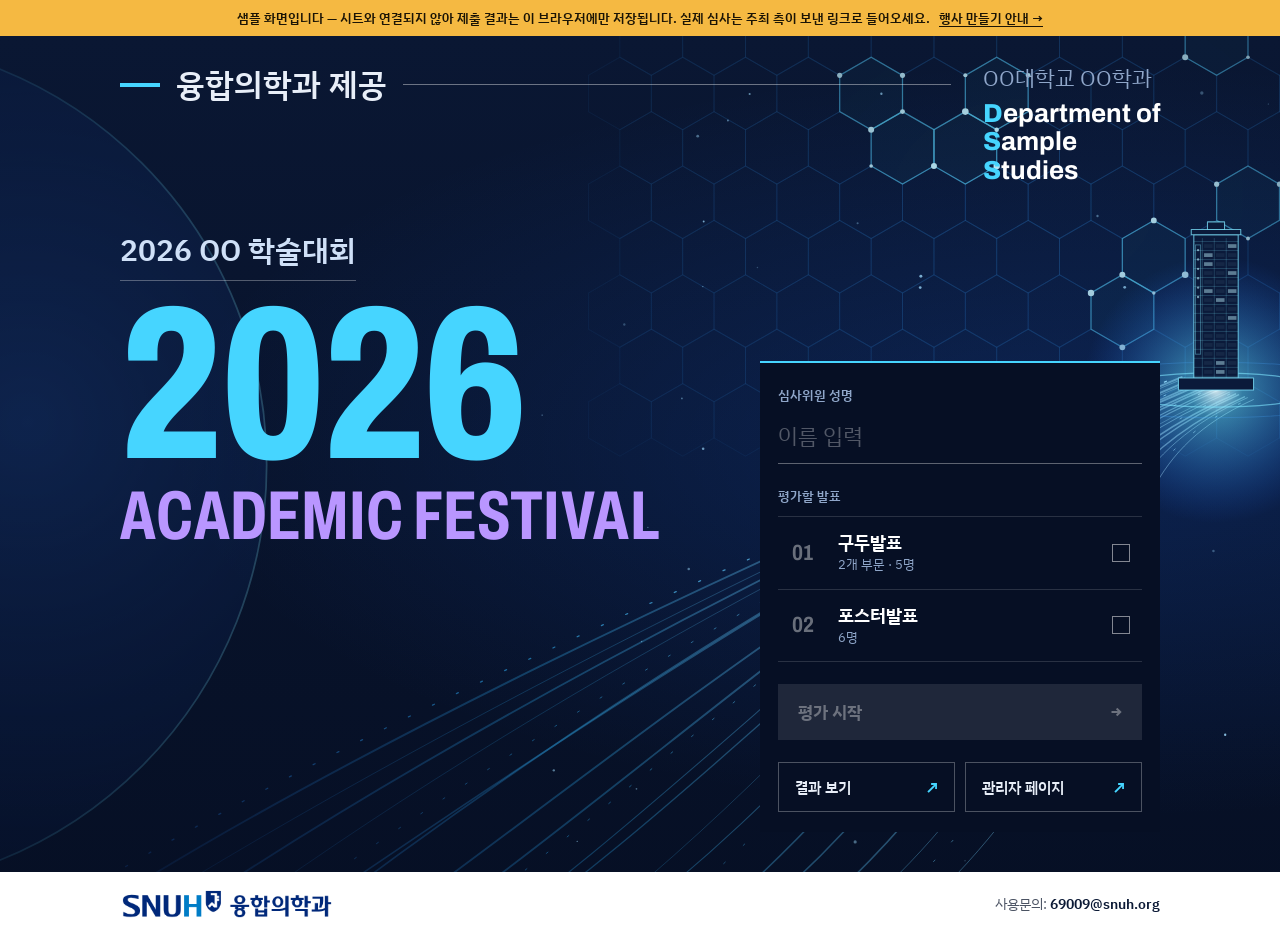
<file: index.html>
<!doctype html>
<html lang="ko">
<head>
  <meta charset="utf-8">
  <meta name="viewport" content="width=device-width, initial-scale=1, viewport-fit=cover">
  <meta name="robots" content="noindex">
  <meta name="theme-color" content="#0a1733">
  <title>발표 심사 평가</title>
  <link rel="preconnect" href="https://fonts.googleapis.com">
  <link rel="preconnect" href="https://fonts.gstatic.com" crossorigin>
  <link rel="stylesheet" href="https://fonts.googleapis.com/css2?family=Archivo:wdth,wght@62..125,500..900&family=IBM+Plex+Mono:wght@400;500;600&family=IBM+Plex+Sans+KR:wght@400;500;600;700&display=swap">
  <link rel="stylesheet" href="assets/style.css?v=4">
</head>
<body class="is-stage">
  <div class="demo-banner" id="demo-banner" hidden>
    샘플 화면입니다 — 시트와 연결되지 않아 제출 결과는 이 브라우저에만 저장됩니다. 실제 심사는 주최 측이 보낸 링크로 들어오세요.
    <a href="guide.html">행사 만들기 안내 →</a>
  </div>

  <!-- 1. 첫 화면: 심사위원 이름 + 발표 유형 선택 -->
  <section class="stage stage--start" id="screen-start">
    <div class="stage__art" data-hero-art></div>

    <div class="stage__inner">
      <header class="masthead">
        <p class="masthead__tagline masthead__credit">융합의학과 제공</p>
        <p class="masthead__org">
          <span data-bind="hero-org"></span>
          <span class="masthead__org-en" data-bind="hero-org-en"></span>
        </p>
      </header>

      <div class="title-block">
        <p class="title-block__event" data-bind="event-title"></p>
        <h1 class="title-block__display">
          <span class="title-block__main" data-bind="hero-display"></span>
          <span class="title-block__sub" data-bind="hero-display-sub"></span>
        </h1>
      </div>

      <form class="entry" id="start-form" data-state="loading" novalidate>
        <div class="entry__boot" id="boot-status" role="status">행사 정보를 불러오는 중…</div>

        <label class="entry__field">
          <span class="entry__label">심사위원 성명</span>
          <input class="entry__input" id="judge-name" type="text" autocomplete="name" maxlength="30" placeholder="이름 입력" required>
        </label>

        <div class="entry__field" role="radiogroup" aria-labelledby="type-label">
          <span class="entry__label" id="type-label">평가할 발표</span>
          <div class="type-list" id="type-choices"></div>
        </div>

        <p class="entry__notice" id="boot-notice" hidden>인터넷 연결이 불안정해서 이 기기에 저장된 행사 정보로 보여 드립니다. 평가는 이어서 할 수 있고, 제출은 연결된 뒤에 해 주세요.</p>
        <p class="entry__notice" id="start-notice" hidden></p>

        <button class="go" id="start-btn" type="submit" disabled>
          <span>평가 시작</span><span class="go__arrow" aria-hidden="true">→</span>
        </button>
        <div class="entry__links">
          <button class="ghost-btn ghost-btn--split" id="results-open" type="button" aria-haspopup="dialog">
            <span>결과 보기</span><span class="go__arrow" aria-hidden="true">↗</span>
          </button>
          <a class="ghost-btn ghost-btn--split" id="sheet-open" href="#" target="_blank" rel="noopener" hidden>
            <span>관리자 페이지</span><span class="go__arrow" aria-hidden="true">↗</span>
          </a>
        </div>
      </form>
    </div>

    <footer class="site-foot">
      <div class="site-foot__inner">
        <img class="site-foot__logo" src="assets/snuh-dtm-logo.png?v=4" alt="SNUH 융합의학과" width="308" height="46">
        <p class="site-foot__contact">사용문의: <a href="mailto:69009@snuh.org">69009@snuh.org</a></p>
      </div>
    </footer>
  </section>

  <!-- 2. 평가 화면 (심사표) -->
  <section class="sheet" id="screen-eval" hidden>
    <header class="sheet-head">
      <div class="sheet-head__bar">
        <div class="sheet-head__id">
          <p class="sheet-head__kind" id="eval-title"></p>
          <p class="sheet-head__judge" id="eval-judge"></p>
        </div>
        <p class="sheet-head__count" id="progress-text" aria-live="polite"></p>
        <button class="sheet-head__home" type="button" data-action="home">처음으로</button>
      </div>
      <div class="ticks" id="ticks" aria-hidden="true"></div>
      <nav class="cat-nav" id="cat-nav" aria-label="부문 바로가기"></nav>
    </header>

    <div class="sheet__body">
      <div class="legend">
        <p id="legend-text"></p>
        <p class="legend__note">입력한 내용은 이 기기에 자동 저장됩니다.</p>
      </div>
      <p class="flag" id="resubmit-notice" hidden>
        제출한 뒤 수정한 내용이 있습니다. <b>다시 제출</b>해야 결과에 반영됩니다.
      </p>

      <div id="eval-list"></div>
    </div>

    <div class="submit-bar">
      <div class="submit-bar__inner">
        <span class="save-status" id="save-status" aria-live="polite"></span>
        <button class="go go--compact" id="submit-btn" type="button">
          <span>제출하기</span><span class="go__arrow" aria-hidden="true">→</span>
        </button>
      </div>
    </div>
  </section>

  <!-- 3. 제출 완료 -->
  <section class="stage stage--done" id="screen-done" hidden>
    <div class="stage__art" data-hero-art></div>

    <div class="stage__inner">
      <div class="done">
        <p class="done__kicker">제출 완료</p>
        <h2 class="done__title">평가가 접수되었습니다</h2>

        <dl class="stub" id="done-stub"></dl>

        <p class="done__note">수정이 필요하면 언제든 다시 제출할 수 있습니다. 마지막 제출 내용이 반영됩니다.</p>

        <div class="done__actions">
          <button class="go" type="button" id="done-other"></button>
          <button class="ghost-btn" type="button" data-action="edit">평가 수정하기</button>
          <button class="ghost-btn" type="button" data-action="home">처음 화면으로</button>
        </div>
      </div>
    </div>
  </section>

  <script src="config.js?v=4"></script>
  <script src="assets/sample-config.js?v=4"></script>
  <script src="assets/common.js?v=4"></script>
  <script src="assets/hero-art.js?v=4"></script>
  <script src="assets/app.js?v=4"></script>
</body>
</html>
</file>
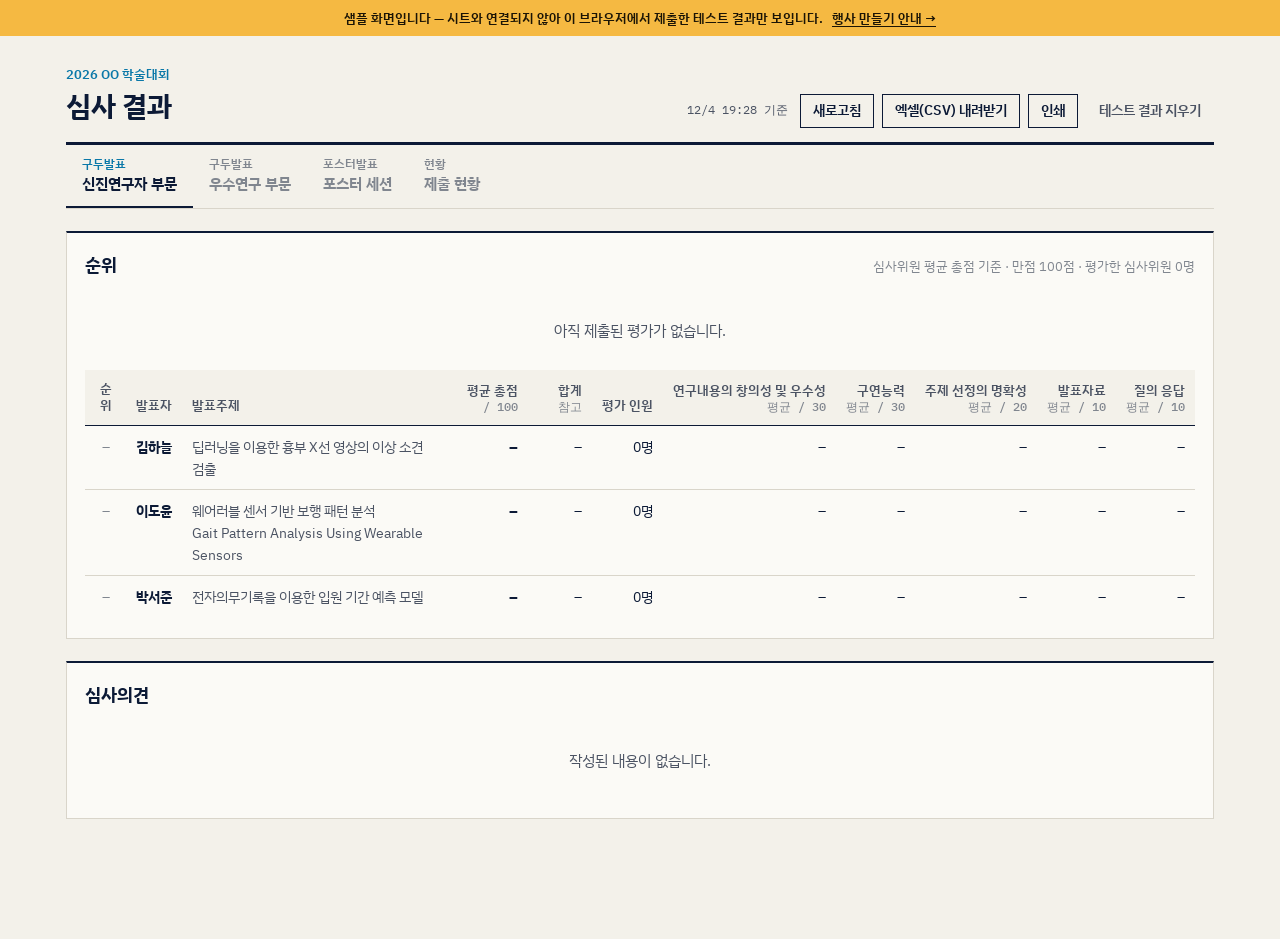
<file: admin.html>
<!doctype html>
<html lang="ko">
<head>
  <meta charset="utf-8">
  <meta name="viewport" content="width=device-width, initial-scale=1, viewport-fit=cover">
  <meta name="robots" content="noindex">
  <title>심사 결과</title>
  <link rel="preconnect" href="https://fonts.googleapis.com">
  <link rel="preconnect" href="https://fonts.gstatic.com" crossorigin>
  <link rel="stylesheet" href="https://fonts.googleapis.com/css2?family=Archivo:wdth,wght@62..125,500..900&family=IBM+Plex+Mono:wght@400;500;600&family=IBM+Plex+Sans+KR:wght@400;500;600;700&display=swap">
  <link rel="stylesheet" href="assets/style.css?v=4">
</head>
<body>
  <div class="demo-banner" id="demo-banner" hidden>
    샘플 화면입니다 — 시트와 연결되지 않아 이 브라우저에서 제출한 테스트 결과만 보입니다.
    <a href="guide.html">행사 만들기 안내 →</a>
  </div>

  <main class="app app--wide">
    <!-- 로그인 -->
    <form class="card login" id="login-form" hidden>
      <div>
        <p class="admin-head__event" data-bind="event-title"></p>
        <h1 class="admin-head__title">심사 결과 (관리자)</h1>
      </div>
      <label class="field">
        <span class="field__label">관리자 비밀번호</span>
        <input class="input" id="password" type="password" autocomplete="current-password" required>
      </label>
      <p class="login__error" id="login-error" hidden></p>
      <button class="btn btn-primary btn-block" type="submit" id="login-btn">결과 보기</button>
    </form>

    <!-- 결과 -->
    <div id="results" hidden>
      <header class="admin-head">
        <div>
          <p class="admin-head__event" data-bind="event-title"></p>
          <h1 class="admin-head__title">심사 결과</h1>
        </div>
        <div class="admin-toolbar">
          <span class="muted" id="loaded-at"></span>
          <button class="btn btn-sm" type="button" id="refresh-btn">새로고침</button>
          <button class="btn btn-sm" type="button" id="csv-btn">엑셀(CSV) 내려받기</button>
          <button class="btn btn-sm" type="button" id="print-btn">인쇄</button>
          <button class="btn btn-sm btn-ghost" type="button" id="clear-demo-btn" hidden>테스트 결과 지우기</button>
        </div>
      </header>

      <div class="tabs" role="tablist" id="tabs"></div>
      <div id="panels"></div>
    </div>
  </main>

  <script src="config.js?v=4"></script>
  <script src="assets/sample-config.js?v=4"></script>
  <script src="assets/common.js?v=4"></script>
  <script src="assets/admin.js?v=4"></script>
</body>
</html>
</file>
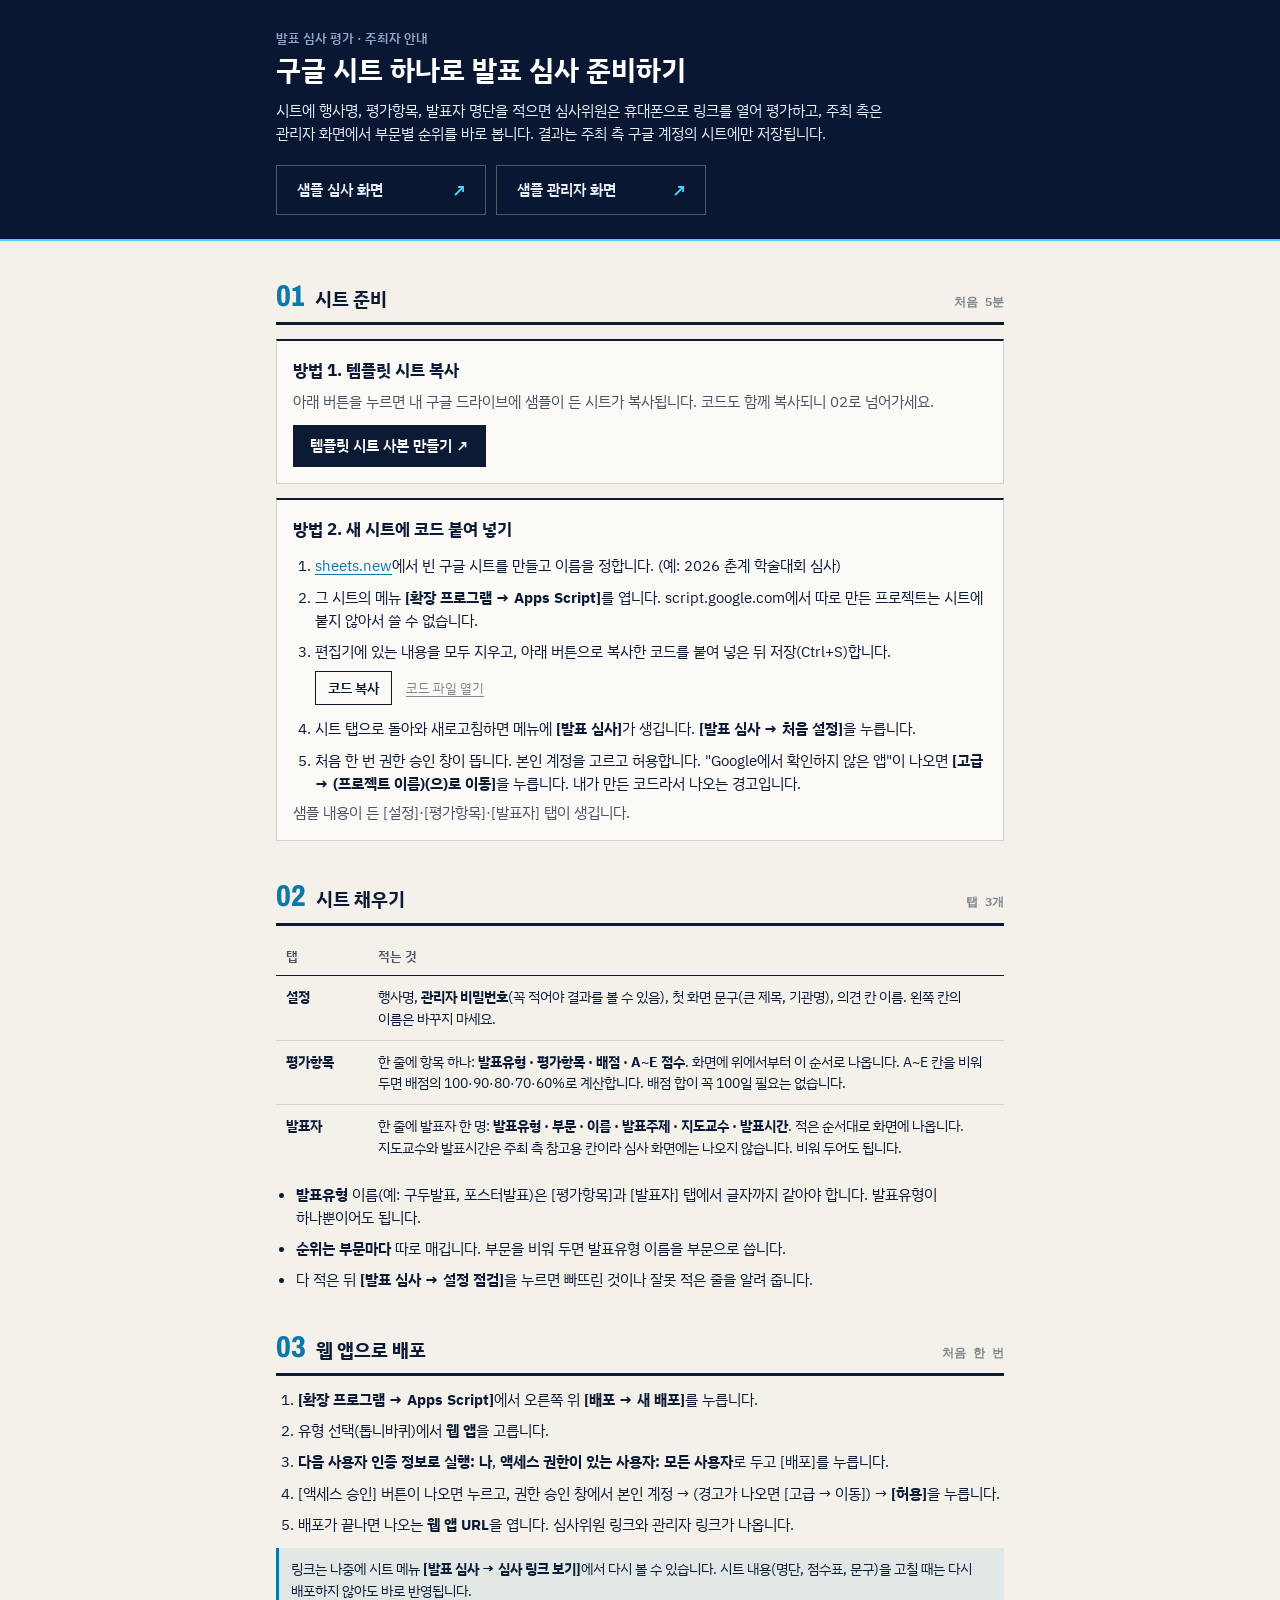
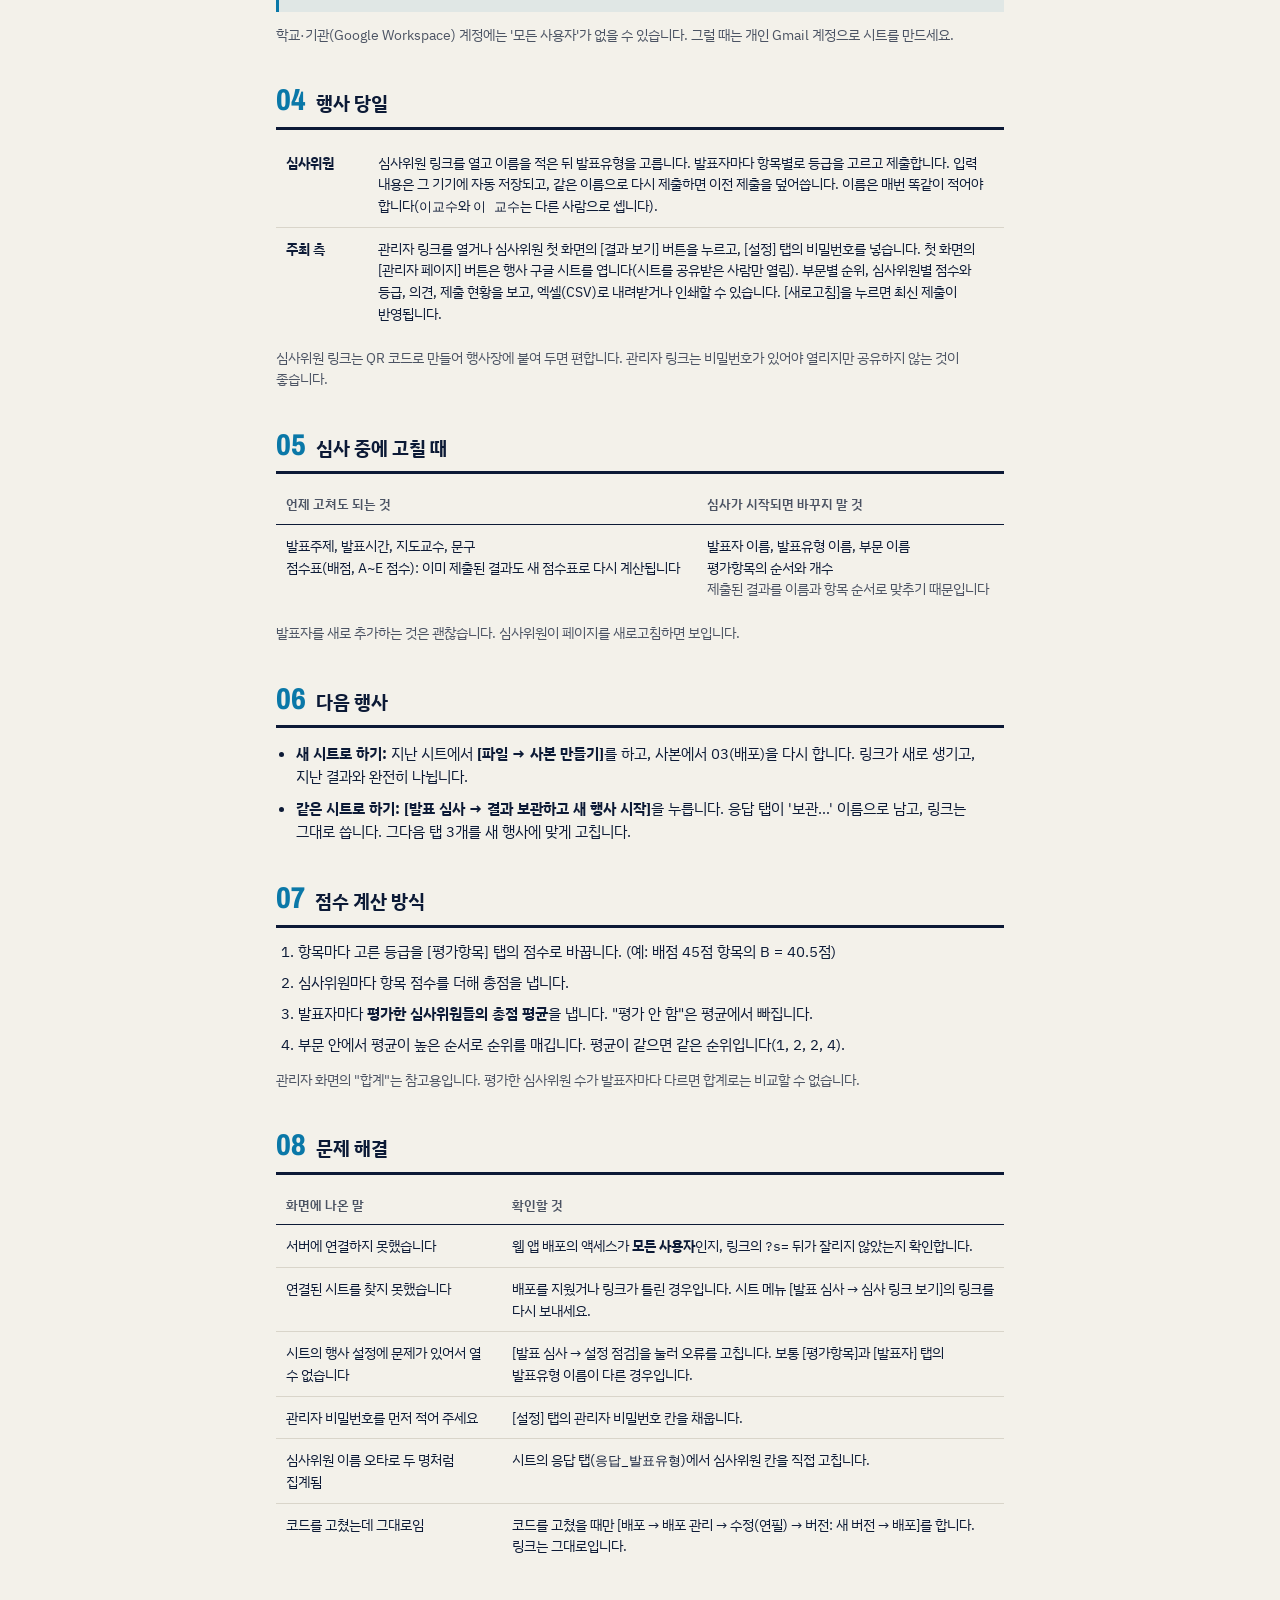
<file: guide.html>
<!doctype html>
<html lang="ko">
<head>
  <meta charset="utf-8">
  <meta name="viewport" content="width=device-width, initial-scale=1, viewport-fit=cover">
  <meta name="theme-color" content="#0a1733">
  <title>행사 만들기 안내 · 발표 심사 평가</title>
  <link rel="preconnect" href="https://fonts.googleapis.com">
  <link rel="preconnect" href="https://fonts.gstatic.com" crossorigin>
  <link rel="stylesheet" href="https://fonts.googleapis.com/css2?family=Archivo:wdth,wght@62..125,500..900&family=IBM+Plex+Mono:wght@400;500;600&family=IBM+Plex+Sans+KR:wght@400;500;600;700&display=swap">
  <link rel="stylesheet" href="assets/style.css?v=4">
</head>
<body>
  <header class="guide-head">
    <div class="guide-head__inner">
      <p class="guide-head__kicker">발표 심사 평가 · 주최자 안내</p>
      <h1>구글 시트 하나로 발표 심사 준비하기</h1>
      <p class="guide-head__lead">
        시트에 행사명, 평가항목, 발표자 명단을 적으면 심사위원은 휴대폰으로 링크를 열어 평가하고,
        주최 측은 관리자 화면에서 부문별 순위를 바로 봅니다. 결과는 주최 측 구글 계정의 시트에만 저장됩니다.
      </p>
      <div class="guide-head__actions">
        <a class="ghost-btn ghost-btn--split" href="./"><span>샘플 심사 화면</span><span class="go__arrow" aria-hidden="true">↗</span></a>
        <a class="ghost-btn ghost-btn--split" href="admin.html"><span>샘플 관리자 화면</span><span class="go__arrow" aria-hidden="true">↗</span></a>
      </div>
    </div>
  </header>

  <main class="guide">
    <section>
      <h2 class="cat-title"><span class="cat-title__no">01</span><span class="cat-title__name">시트 준비</span><span class="cat-title__count">처음 5분</span></h2>

      <div class="card guide-card" id="template-way" hidden>
        <h3>방법 1. 템플릿 시트 복사</h3>
        <p>아래 버튼을 누르면 내 구글 드라이브에 샘플이 든 시트가 복사됩니다. 코드도 함께 복사되니 02로 넘어가세요.</p>
        <p><a class="btn btn-primary" id="template-link" href="#" target="_blank" rel="noopener">템플릿 시트 사본 만들기 ↗</a></p>
      </div>

      <div class="card guide-card">
        <h3 id="code-way-title">새 시트에 코드 붙여 넣기</h3>
        <ol class="steps">
          <li><a href="https://sheets.new" target="_blank" rel="noopener">sheets.new</a>에서 빈 구글 시트를 만들고 이름을 정합니다. (예: 2026 춘계 학술대회 심사)</li>
          <li>그 시트의 메뉴 <b>[확장 프로그램 → Apps Script]</b>를 엽니다. script.google.com에서 따로 만든 프로젝트는 시트에 붙지 않아서 쓸 수 없습니다.</li>
          <li>편집기에 있는 내용을 모두 지우고, 아래 버튼으로 복사한 코드를 붙여 넣은 뒤 저장(Ctrl+S)합니다.
            <div class="guide-code">
              <button class="btn btn-sm" type="button" id="copy-code-btn">코드 복사</button>
              <a class="link-btn" href="apps-script/Code.gs" target="_blank" rel="noopener">코드 파일 열기</a>
              <span class="guide-code__msg" id="copy-code-msg" aria-live="polite"></span>
            </div>
          </li>
          <li>시트 탭으로 돌아와 새로고침하면 메뉴에 <b>[발표 심사]</b>가 생깁니다. <b>[발표 심사 → 처음 설정]</b>을 누릅니다.</li>
          <li>처음 한 번 권한 승인 창이 뜹니다. 본인 계정을 고르고 허용합니다. "Google에서 확인하지 않은 앱"이 나오면 <b>[고급 → (프로젝트 이름)(으)로 이동]</b>을 누릅니다. 내가 만든 코드라서 나오는 경고입니다.</li>
        </ol>
        <p class="muted small">샘플 내용이 든 [설정]·[평가항목]·[발표자] 탭이 생깁니다.</p>
      </div>
    </section>

    <section>
      <h2 class="cat-title"><span class="cat-title__no">02</span><span class="cat-title__name">시트 채우기</span><span class="cat-title__count">탭 3개</span></h2>
      <div class="table-wrap">
        <table class="table guide-table">
          <thead><tr><th>탭</th><th>적는 것</th></tr></thead>
          <tbody>
            <tr>
              <td class="name">설정</td>
              <td>행사명, <b>관리자 비밀번호</b>(꼭 적어야 결과를 볼 수 있음), 첫 화면 문구(큰 제목, 기관명), 의견 칸 이름. 왼쪽 칸의 이름은 바꾸지 마세요.</td>
            </tr>
            <tr>
              <td class="name">평가항목</td>
              <td>한 줄에 항목 하나: <b>발표유형 · 평가항목 · 배점 · A~E 점수</b>. 화면에 위에서부터 이 순서로 나옵니다. A~E 칸을 비워 두면 배점의 100·90·80·70·60%로 계산합니다. 배점 합이 꼭 100일 필요는 없습니다.</td>
            </tr>
            <tr>
              <td class="name">발표자</td>
              <td>한 줄에 발표자 한 명: <b>발표유형 · 부문 · 이름 · 발표주제 · 지도교수 · 발표시간</b>. 적은 순서대로 화면에 나옵니다. 지도교수와 발표시간은 주최 측 참고용 칸이라 심사 화면에는 나오지 않습니다. 비워 두어도 됩니다.</td>
            </tr>
          </tbody>
        </table>
      </div>
      <ul class="guide-list">
        <li><b>발표유형</b> 이름(예: 구두발표, 포스터발표)은 [평가항목]과 [발표자] 탭에서 글자까지 같아야 합니다. 발표유형이 하나뿐이어도 됩니다.</li>
        <li><b>순위는 부문마다</b> 따로 매깁니다. 부문을 비워 두면 발표유형 이름을 부문으로 씁니다.</li>
        <li>다 적은 뒤 <b>[발표 심사 → 설정 점검]</b>을 누르면 빠뜨린 것이나 잘못 적은 줄을 알려 줍니다.</li>
      </ul>
    </section>

    <section>
      <h2 class="cat-title"><span class="cat-title__no">03</span><span class="cat-title__name">웹 앱으로 배포</span><span class="cat-title__count">처음 한 번</span></h2>
      <ol class="steps">
        <li><b>[확장 프로그램 → Apps Script]</b>에서 오른쪽 위 <b>[배포 → 새 배포]</b>를 누릅니다.</li>
        <li>유형 선택(톱니바퀴)에서 <b>웹 앱</b>을 고릅니다.</li>
        <li><b>다음 사용자 인증 정보로 실행: 나</b>, <b>액세스 권한이 있는 사용자: 모든 사용자</b>로 두고 [배포]를 누릅니다.</li>
        <li>[액세스 승인] 버튼이 나오면 누르고, 권한 승인 창에서 본인 계정 → (경고가 나오면 [고급 → 이동]) → <b>[허용]</b>을 누릅니다.</li>
        <li>배포가 끝나면 나오는 <b>웹 앱 URL</b>을 엽니다. 심사위원 링크와 관리자 링크가 나옵니다.</li>
      </ol>
      <p class="notice guide-note">
        링크는 나중에 시트 메뉴 <b>[발표 심사 → 심사 링크 보기]</b>에서 다시 볼 수 있습니다.
        시트 내용(명단, 점수표, 문구)을 고칠 때는 다시 배포하지 않아도 바로 반영됩니다.
      </p>
      <p class="muted small guide-note">학교·기관(Google Workspace) 계정에는 '모든 사용자'가 없을 수 있습니다. 그럴 때는 개인 Gmail 계정으로 시트를 만드세요.</p>
    </section>

    <section>
      <h2 class="cat-title"><span class="cat-title__no">04</span><span class="cat-title__name">행사 당일</span></h2>
      <div class="table-wrap">
        <table class="table guide-table">
          <tbody>
            <tr>
              <td class="name">심사위원</td>
              <td>심사위원 링크를 열고 이름을 적은 뒤 발표유형을 고릅니다. 발표자마다 항목별로 등급을 고르고 제출합니다. 입력 내용은 그 기기에 자동 저장되고, 같은 이름으로 다시 제출하면 이전 제출을 덮어씁니다. 이름은 매번 똑같이 적어야 합니다(<code>이교수</code>와 <code>이 교수</code>는 다른 사람으로 셉니다).</td>
            </tr>
            <tr>
              <td class="name">주최 측</td>
              <td>관리자 링크를 열거나 심사위원 첫 화면의 [결과 보기] 버튼을 누르고, [설정] 탭의 비밀번호를 넣습니다. 첫 화면의 [관리자 페이지] 버튼은 행사 구글 시트를 엽니다(시트를 공유받은 사람만 열림). 부문별 순위, 심사위원별 점수와 등급, 의견, 제출 현황을 보고, 엑셀(CSV)로 내려받거나 인쇄할 수 있습니다. [새로고침]을 누르면 최신 제출이 반영됩니다.</td>
            </tr>
          </tbody>
        </table>
      </div>
      <p class="muted small guide-note">심사위원 링크는 QR 코드로 만들어 행사장에 붙여 두면 편합니다. 관리자 링크는 비밀번호가 있어야 열리지만 공유하지 않는 것이 좋습니다.</p>
    </section>

    <section>
      <h2 class="cat-title"><span class="cat-title__no">05</span><span class="cat-title__name">심사 중에 고칠 때</span></h2>
      <div class="table-wrap">
        <table class="table guide-table">
          <thead><tr><th>언제 고쳐도 되는 것</th><th>심사가 시작되면 바꾸지 말 것</th></tr></thead>
          <tbody>
            <tr>
              <td>발표주제, 발표시간, 지도교수, 문구<br>점수표(배점, A~E 점수): 이미 제출된 결과도 새 점수표로 다시 계산됩니다</td>
              <td>발표자 이름, 발표유형 이름, 부문 이름<br>평가항목의 순서와 개수<br><span class="muted">제출된 결과를 이름과 항목 순서로 맞추기 때문입니다</span></td>
            </tr>
          </tbody>
        </table>
      </div>
      <p class="muted small guide-note">발표자를 새로 추가하는 것은 괜찮습니다. 심사위원이 페이지를 새로고침하면 보입니다.</p>
    </section>

    <section>
      <h2 class="cat-title"><span class="cat-title__no">06</span><span class="cat-title__name">다음 행사</span></h2>
      <ul class="guide-list">
        <li><b>새 시트로 하기:</b> 지난 시트에서 <b>[파일 → 사본 만들기]</b>를 하고, 사본에서 03(배포)을 다시 합니다. 링크가 새로 생기고, 지난 결과와 완전히 나뉩니다.</li>
        <li><b>같은 시트로 하기:</b> <b>[발표 심사 → 결과 보관하고 새 행사 시작]</b>을 누릅니다. 응답 탭이 '보관…' 이름으로 남고, 링크는 그대로 씁니다. 그다음 탭 3개를 새 행사에 맞게 고칩니다.</li>
      </ul>
    </section>

    <section>
      <h2 class="cat-title"><span class="cat-title__no">07</span><span class="cat-title__name">점수 계산 방식</span></h2>
      <ol class="steps">
        <li>항목마다 고른 등급을 [평가항목] 탭의 점수로 바꿉니다. (예: 배점 45점 항목의 B = 40.5점)</li>
        <li>심사위원마다 항목 점수를 더해 총점을 냅니다.</li>
        <li>발표자마다 <b>평가한 심사위원들의 총점 평균</b>을 냅니다. "평가 안 함"은 평균에서 빠집니다.</li>
        <li>부문 안에서 평균이 높은 순서로 순위를 매깁니다. 평균이 같으면 같은 순위입니다(1, 2, 2, 4).</li>
      </ol>
      <p class="muted small guide-note">관리자 화면의 "합계"는 참고용입니다. 평가한 심사위원 수가 발표자마다 다르면 합계로는 비교할 수 없습니다.</p>
    </section>

    <section>
      <h2 class="cat-title"><span class="cat-title__no">08</span><span class="cat-title__name">문제 해결</span></h2>
      <div class="table-wrap">
        <table class="table guide-table">
          <thead><tr><th>화면에 나온 말</th><th>확인할 것</th></tr></thead>
          <tbody>
            <tr><td>서버에 연결하지 못했습니다</td><td>웹 앱 배포의 액세스가 <b>모든 사용자</b>인지, 링크의 <code>?s=</code> 뒤가 잘리지 않았는지 확인합니다.</td></tr>
            <tr><td>연결된 시트를 찾지 못했습니다</td><td>배포를 지웠거나 링크가 틀린 경우입니다. 시트 메뉴 [발표 심사 → 심사 링크 보기]의 링크를 다시 보내세요.</td></tr>
            <tr><td>시트의 행사 설정에 문제가 있어서 열 수 없습니다</td><td>[발표 심사 → 설정 점검]을 눌러 오류를 고칩니다. 보통 [평가항목]과 [발표자] 탭의 발표유형 이름이 다른 경우입니다.</td></tr>
            <tr><td>관리자 비밀번호를 먼저 적어 주세요</td><td>[설정] 탭의 관리자 비밀번호 칸을 채웁니다.</td></tr>
            <tr><td>심사위원 이름 오타로 두 명처럼 집계됨</td><td>시트의 응답 탭(<code>응답_발표유형</code>)에서 심사위원 칸을 직접 고칩니다.</td></tr>
            <tr><td>코드를 고쳤는데 그대로임</td><td>코드를 고쳤을 때만 [배포 → 배포 관리 → 수정(연필) → 버전: 새 버전 → 배포]를 합니다. 링크는 그대로입니다.</td></tr>
          </tbody>
        </table>
      </div>
    </section>
  </main>

  <script src="config.js?v=4"></script>
  <script>
    (() => {
      "use strict";
      const site = window.EVAL_SITE || {};
      if (site.templateUrl) {
        document.getElementById("template-way").hidden = false;
        document.getElementById("template-link").href = site.templateUrl;
        document.getElementById("code-way-title").textContent = "방법 2. 새 시트에 코드 붙여 넣기";
      }

      const btn = document.getElementById("copy-code-btn");
      const msg = document.getElementById("copy-code-msg");
      btn.addEventListener("click", async () => {
        try {
          const res = await fetch("apps-script/Code.gs", { cache: "no-store" });
          if (!res.ok) throw new Error(res.status);
          await navigator.clipboard.writeText(await res.text());
          msg.textContent = "복사했습니다. Apps Script 편집기에 붙여 넣으세요.";
        } catch (e) {
          msg.textContent = "복사하지 못했습니다. [코드 파일 열기]에서 전체 선택(Ctrl+A) 후 복사해 주세요.";
        }
      });
    })();
  </script>
</body>
</html>
</file>
<file: assets/style.css>
/* 발표 심사 평가 — 스타일
 * 첫 화면·제출 완료(stage): 포스터 톤의 짙은 남색 + 전기 청록 + 보라
 * 평가 화면·관리자(sheet): 종이 심사표 — 각진 모서리, 가는 괘선, 이어 붙인 등급 칸 */

:root {
  --navy-950: #060f24;
  --navy-900: #0a1733;
  --navy-800: #10224a;
  --navy-line: rgba(255, 255, 255, 0.14);
  --on-navy: #e8eef8;
  --on-navy-2: #8fa6c9;
  --cyan: #46d5ff;
  --cyan-hover: #86e5ff;
  --violet: #b996ff;
  --amber: #f5b942;

  --paper: #f3f1ea;
  --paper-2: #e9e6dc;
  --sheet: #fbfaf6;
  --ink: #0c1a36;
  --ink-2: #4b5363;
  --ink-3: #80868f;
  --rule: #d9d5ca;
  --rule-2: #b9b4a8;
  --cyan-ink: #0a78a8;
  --signal: #cf4a0f;
  --hatch: rgba(12, 26, 54, 0.07);
  --mark-bg: #0c1a36;
  --mark-fg: #fbfaf6;

  --f-body: "IBM Plex Sans KR", "Apple SD Gothic Neo", "Malgun Gothic", "맑은 고딕", sans-serif;
  --f-display: "Archivo", "Arial Narrow", "IBM Plex Sans KR", sans-serif;
  --f-mono: "IBM Plex Mono", ui-monospace, "SFMono-Regular", Menlo, Consolas, monospace;
  color-scheme: light;
}

@media (prefers-color-scheme: dark) {
  :root {
    --paper: #08132b;
    --paper-2: #0f1f42;
    --sheet: #0d1b3a;
    --ink: #e6ecf6;
    --ink-2: #a7b3c7;
    --ink-3: #6f7d95;
    --rule: #1f3361;
    --rule-2: #31497c;
    --cyan-ink: #46d5ff;
    --signal: #ff8a4c;
    --hatch: rgba(230, 236, 246, 0.07);
    --mark-bg: #46d5ff;
    --mark-fg: #06122b;
    color-scheme: dark;
  }
}

*, *::before, *::after { box-sizing: border-box; }

html { -webkit-text-size-adjust: 100%; }

body {
  margin: 0;
  background: var(--paper);
  color: var(--ink);
  font-family: var(--f-body);
  font-size: 16px;
  line-height: 1.55;
  word-break: keep-all;
  overflow-wrap: anywhere;
}
body.is-stage { background: var(--navy-900); }

[hidden] { display: none !important; }
h1, h2, h3, p, dl, dd { margin: 0; }
button, input, textarea, select { font: inherit; color: inherit; }
:focus-visible { outline: 2px solid var(--cyan-ink); outline-offset: 2px; }

.demo-banner {
  position: relative; z-index: 30;
  background: var(--amber); color: #1b1405;
  padding: 8px 16px; font-size: 13px; font-weight: 600; text-align: center;
}
.demo-banner a { margin-left: 6px; color: inherit; white-space: nowrap; text-underline-offset: 3px; }

/* ════════════════════════════════════════════════════════════
   첫 화면 · 제출 완료 (stage)
   ════════════════════════════════════════════════════════════ */
.stage {
  position: relative; overflow: hidden;
  min-height: 100vh; min-height: 100svh;
  background:
    radial-gradient(120% 70% at 85% 45%, rgba(30, 109, 255, 0.18), transparent 60%),
    linear-gradient(180deg, var(--navy-900) 0%, var(--navy-950) 100%);
  color: var(--on-navy);
}
.stage__art {
  position: absolute; left: 0; right: 0; top: 0; height: max(100svh, 640px); pointer-events: none;
  -webkit-mask-image: linear-gradient(180deg, #000 72%, transparent);
  mask-image: linear-gradient(180deg, #000 72%, transparent);
}
.stage__art svg { display: block; width: 100%; height: 100%; }

.stage__inner {
  position: relative; z-index: 1;
  max-width: 1120px; margin: 0 auto;
  min-height: 100vh; min-height: 100svh;
  padding: 20px 16px 28px;
  display: grid; gap: 28px;
  grid-template-rows: auto 1fr auto;
  grid-template-areas: "mast" "title" "entry";
}

/* 상단 띠: 슬로건 ─── 소속 */
.masthead { grid-area: mast; display: flex; flex-direction: column; gap: 16px; }
.masthead__tagline {
  flex: 1; display: flex; align-items: center; gap: 16px;
  font-size: 20px; font-weight: 600; line-height: 1.3; color: var(--on-navy);
}
.masthead__tagline::after { content: ""; flex: 1; height: 1px; background: rgba(255, 255, 255, 0.4); }
/* 제공 기관 표시: 앞에 청록 막대 */
.masthead__credit::before { content: ""; flex-shrink: 0; width: 28px; height: 3px; background: var(--cyan); }
.masthead__org { display: grid; gap: 6px; text-align: left; font-size: 22px; line-height: 1.3; color: var(--on-navy-2); }
.masthead__org-en {
  display: grid; font-family: var(--f-display); font-stretch: 100%;
  font-size: 18px; font-weight: 700; line-height: 1.1; color: #fff;
}
.masthead__org-en b { color: var(--cyan); font-weight: 800; }

/* 제목 */
.title-block { grid-area: title; align-self: center; padding-top: 4vh; }
.title-block__event {
  display: inline-block; font-size: 30px; font-weight: 600; line-height: 1.3; color: #cfe0f7;
  padding-bottom: 10px; border-bottom: 1px solid rgba(255, 255, 255, 0.3);
}
.title-block__display { margin: 14px 0 0; font-family: var(--f-display); line-height: 0.84; }
.title-block__main {
  display: block; font-stretch: 72%; font-weight: 800;
  font-size: clamp(104px, 31vw, 232px); letter-spacing: -0.01em; color: var(--cyan);
}
.title-block__sub {
  display: block; margin-top: 10px; font-stretch: 68%; font-weight: 700;
  font-size: clamp(32px, 9.6vw, 72px); letter-spacing: 0.005em; color: var(--violet);
}

/* 입력 패널 */
.entry {
  grid-area: entry; align-self: end;
  display: grid; gap: 22px;
  padding: 22px 18px 20px;
  background: var(--navy-950);
  border-top: 2px solid var(--cyan);
}
.entry__field { display: grid; gap: 10px; }
.entry__label { font-size: 13px; font-weight: 600; color: var(--on-navy-2); }
.entry__input {
  width: 100%; padding: 4px 0 10px;
  border: 0; border-bottom: 1.5px solid rgba(255, 255, 255, 0.35); border-radius: 0;
  background: transparent; color: #fff; font-size: 22px; font-weight: 600;
}
.entry__input::placeholder { color: rgba(255, 255, 255, 0.3); font-weight: 400; }
.entry__input:focus { outline: none; border-bottom-color: var(--cyan); }

.type-list { display: grid; }
.type-row {
  position: relative; display: grid; grid-template-columns: 34px 1fr auto;
  align-items: center; gap: 12px; padding: 14px 12px 14px 14px;
  border-top: 1px solid var(--navy-line); cursor: pointer;
  transition: background-color 0.15s;
}
.type-row:last-child { border-bottom: 1px solid var(--navy-line); }
.type-row:hover { background: rgba(255, 255, 255, 0.03); }
.type-row input { position: absolute; opacity: 0; pointer-events: none; }
.type-row__no { font-family: var(--f-display); font-stretch: 80%; font-size: 22px; font-weight: 700; color: rgba(255, 255, 255, 0.4); }
.type-row__name { display: block; font-size: 18px; font-weight: 700; color: #fff; line-height: 1.3; }
.type-row__meta { display: block; font-size: 13px; color: var(--on-navy-2); }
.type-row__mark { width: 18px; height: 18px; border: 1.5px solid rgba(255, 255, 255, 0.5); }
.type-row:has(input:checked) { background: rgba(70, 213, 255, 0.08); }
.type-row:has(input:checked)::before { content: ""; position: absolute; left: 0; top: -1px; bottom: -1px; width: 3px; background: var(--cyan); }
.type-row:has(input:checked) .type-row__no { color: var(--cyan); }
.type-row input:checked ~ .type-row__mark { border-color: var(--cyan); background: var(--cyan); box-shadow: inset 0 0 0 3px var(--navy-950); }
.type-row:has(input:focus-visible) { outline: 2px solid var(--cyan); outline-offset: -2px; }

.entry__notice {
  padding: 9px 12px; font-size: 14px; line-height: 1.5; color: #cfe9ff;
  border-left: 2px solid var(--cyan); background: rgba(70, 213, 255, 0.07);
}

/* 시트에서 행사 정보를 받아 오는 동안·실패했을 때는 안내만 보인다 */
.entry[data-state="loading"] > :not(.entry__boot),
.entry[data-state="error"] > :not(.entry__boot) { display: none; }
.entry[data-state="ready"] > .entry__boot { display: none; }
.entry__boot { display: grid; gap: 10px; align-content: center; min-height: 140px; font-size: 15px; color: var(--on-navy-2); }
.entry__boot b { font-size: 18px; color: #fff; }
.entry__boot ul { margin: 0; padding-left: 18px; font-size: 13.5px; }
.entry__boot .ghost-btn { margin-top: 6px; }

/* 주 버튼 */
.go {
  display: flex; align-items: center; justify-content: space-between; gap: 16px;
  width: 100%; min-height: 56px; padding: 0 20px;
  border: 0; border-radius: 0; background: var(--cyan); color: var(--navy-950);
  font-size: 17px; font-weight: 700; cursor: pointer;
  transition: background-color 0.15s;
}
.go:hover { background: var(--cyan-hover); }
.go:disabled { background: rgba(255, 255, 255, 0.1); color: rgba(255, 255, 255, 0.35); cursor: not-allowed; }
.go__arrow { font-family: var(--f-mono); font-size: 18px; transition: transform 0.15s; }
.go:not(:disabled):hover .go__arrow { transform: translateX(3px); }
.go--compact { width: auto; min-width: 168px; min-height: 50px; }

/* 빛줄기 애니메이션 */
.ha-net__faint { fill: none; stroke: #3aa0ff; stroke-opacity: 0.14; stroke-width: 1; }
.ha-net__lit { fill: rgba(70, 213, 255, 0.04); stroke: #5fdcff; stroke-opacity: 0.55; stroke-width: 1.2; }
.ha-net__nodes { fill: #c4f3ff; }
.ha-dust { fill: #9fdcff; }
.ha-orb { opacity: 0.28; }
.trail--still { opacity: 0.5; }
.trail--flow { stroke-dasharray: 2 23; animation: ha-flow 2.8s linear infinite; }
/* 펄스: 경로 시작 직전(--from)에서 끝을 지나칠 때(--to)까지 한 번에 이동 — 값은 hero-art.js가 경로 길이로 정함 */
.trail--pulse { stroke-dasharray: 90 1300; animation: ha-pulse var(--dur, 7s) cubic-bezier(0.42, 0, 0.9, 0.75) infinite; }
.ha-light { animation: ha-glow 3.6s ease-in-out infinite alternate; }
@keyframes ha-flow { to { stroke-dashoffset: -250; } }
@keyframes ha-pulse { from { stroke-dashoffset: var(--from, 90); } to { stroke-dashoffset: var(--to, -1300); } }
@keyframes ha-glow { from { opacity: 0.75; } to { opacity: 1; } }
@media (prefers-reduced-motion: reduce) {
  .trail--flow, .trail--pulse, .ha-light { animation: none; }
  .trail--pulse { stroke-dasharray: none; opacity: 0.5; }
}

/* 빛줄기가 도착하는 건물 (선 그림) */
.ha-bldg__body > * { fill: #0b1a3a; stroke: #7fe6ff; stroke-opacity: 0.75; stroke-width: 1; stroke-linejoin: round; }
.ha-bldg__glow { opacity: 0; }
.ha-bldg__glow > * { fill: none; stroke: #d2f7ff; stroke-width: 3.5; }
.ha-bldg__grid { stroke: #7fe6ff; stroke-opacity: 0.22; stroke-width: 0.8; }
.ha-bldg__sign rect { fill: none; stroke: #7fe6ff; stroke-opacity: 0.45; stroke-width: 0.8; }
.ha-bldg__sign circle { fill: #bff3ff; opacity: 0.6; }
.ha-win { fill: #bff3ff; }
.ha-ripple { fill: none; stroke: #9eeaff; stroke-width: 1.4; opacity: 0; transform-box: fill-box; transform-origin: center; }
/* 휴대폰: 글씨가 커서 제목이 아래로 내려가므로, 건물·빛줄기 묶음을 DTM 옆으로 내린다 (SVG 좌표 단위) */
@media (max-width: 899px) {
  .ha-dest { transform: translateY(85px); }
}

@media (min-width: 900px) {
  .stage__art { bottom: 0; height: auto; -webkit-mask-image: none; mask-image: none; }
  .stage__inner {
    padding: 28px 40px 40px;
    grid-template-columns: minmax(0, 1fr) 400px;
    grid-template-rows: auto 1fr;
    grid-template-areas: "mast mast" "title entry";
    column-gap: 56px;
  }
  .title-block { align-self: start; padding: 2vh 0 0; }
  .title-block__main { font-size: clamp(150px, 17vw, 232px); }
  .title-block__sub { font-size: clamp(48px, 5.4vw, 72px); }
  .masthead { flex-direction: row; align-items: flex-start; gap: 32px; }
  .masthead__tagline { font-size: 32px; }
  .masthead__credit::before { width: 40px; height: 4px; }
  .masthead__org-en { font-size: 26px; }
}

/* 첫 화면 맨 아래: 제공 기관 로고와 문의처. 로고가 흰 바탕이라 흰 띠 위에 둔다 */
.stage--start { display: flex; flex-direction: column; }
.stage--start .stage__inner { flex: 1; width: 100%; min-height: 0; }
.site-foot { position: relative; z-index: 1; background: #fff; color: #0c1a36; }
.site-foot__inner {
  display: flex; flex-wrap: wrap; align-items: center; justify-content: space-between; gap: 10px 24px;
  max-width: 1120px; margin: 0 auto; padding: 14px 16px calc(14px + env(safe-area-inset-bottom));
}
.site-foot__logo { display: block; width: auto; height: 28px; }
.site-foot__contact { font-size: 14px; color: #4b5363; }
.site-foot__contact a { font-weight: 600; color: #0c1a36; text-decoration: none; }
.site-foot__contact a:hover { text-decoration: underline; text-underline-offset: 3px; }
@media (min-width: 900px) {
  .site-foot__inner { padding: 16px 40px; }
  .site-foot__logo { height: 32px; }
}

/* 제출 완료 */
.stage--done .stage__inner { grid-template-rows: 1fr; grid-template-areas: "main"; align-items: center; }
.done { grid-area: main; width: 100%; max-width: 460px; margin: 0 auto; }
.done__kicker { display: flex; align-items: center; gap: 10px; font-size: 14px; font-weight: 700; color: var(--cyan); }
.done__kicker::before { content: ""; width: 24px; height: 2px; background: var(--cyan); }
.done__title { margin: 10px 0 24px; font-size: clamp(28px, 7.4vw, 40px); font-weight: 700; line-height: 1.25; color: #fff; }

.stub {
  position: relative; display: grid; grid-template-columns: auto 1fr;
  padding: 4px 20px; background: #f3f1ea; color: #0c1a36;
}
.stub::before, .stub::after {
  content: ""; position: absolute; top: 50%; width: 16px; height: 16px; margin-top: -8px;
  border-radius: 50%; background: var(--navy-950);
}
.stub::before { left: -8px; }
.stub::after { right: -8px; }
.stub dt, .stub dd { padding: 11px 0; border-bottom: 1px dashed #c9c4b8; }
.stub dt { font-size: 13px; color: #6b7180; }
.stub dd { text-align: right; font-weight: 600; }
.stub dt:nth-last-of-type(1), .stub dd:last-of-type { border-bottom: 0; }
.stub .num { font-family: var(--f-mono); font-weight: 500; }

.done__note { margin: 18px 0 22px; font-size: 14px; color: var(--on-navy-2); }
.done__actions { display: grid; gap: 10px; }
.ghost-btn {
  min-height: 50px; padding: 0 18px; border: 1px solid rgba(255, 255, 255, 0.28); border-radius: 0;
  background: transparent; color: var(--on-navy); font-size: 15px; font-weight: 600; cursor: pointer;
}
.ghost-btn:hover { border-color: #fff; }
.ghost-btn--split { display: flex; align-items: center; justify-content: space-between; gap: 16px; width: 100%; padding: 0 20px; text-align: left; }
.ghost-btn--split .go__arrow { color: var(--cyan); }
/* 첫 화면 아래 버튼 두 개 (결과 보기 · 관리자 페이지). 하나만 보이면 한 칸을 다 쓴다 */
.entry__links { display: grid; grid-auto-flow: column; grid-auto-columns: minmax(0, 1fr); gap: 10px; }
.entry__links .ghost-btn--split { padding: 0 16px; }

/* ════════════════════════════════════════════════════════════
   평가 화면 (심사표)
   ════════════════════════════════════════════════════════════ */
.sheet { min-height: 100vh; padding-bottom: 110px; }

.sheet-head {
  position: sticky; top: 0; z-index: 20;
  background: var(--navy-900); color: var(--on-navy);
  border-bottom: 2px solid var(--cyan);
}
.sheet-head__bar, .ticks, .cat-nav { max-width: 760px; margin: 0 auto; padding-left: 16px; padding-right: 16px; }
.sheet-head__bar { display: grid; grid-template-columns: minmax(0, 1fr) auto auto; align-items: center; gap: 14px; padding-top: 12px; padding-bottom: 10px; }
.sheet-head__kind { font-size: 16px; font-weight: 700; line-height: 1.3; }
.sheet-head__judge { font-size: 13px; color: var(--on-navy-2); }
.sheet-head__count { font-family: var(--f-display); font-stretch: 80%; font-size: 26px; font-weight: 700; line-height: 1; color: rgba(255, 255, 255, 0.45); white-space: nowrap; }
.sheet-head__count b { color: #fff; font-weight: 800; }
.sheet-head__home {
  padding: 6px 10px; border: 1px solid rgba(255, 255, 255, 0.22); border-radius: 0;
  background: transparent; color: var(--on-navy-2); font-size: 13px; cursor: pointer;
}
.sheet-head__home:hover { color: #fff; border-color: rgba(255, 255, 255, 0.5); }

.ticks { display: flex; gap: 3px; padding-bottom: 10px; }
.tick { flex: 1; height: 6px; padding: 0; border: 0; background: rgba(255, 255, 255, 0.14); cursor: pointer; }
.tick--done { background: var(--cyan); }
.tick--partial { background: #ff9b5e; }
.tick--skipped { background: repeating-linear-gradient(135deg, rgba(255, 255, 255, 0.5) 0 2px, transparent 2px 4px); }

.cat-nav { display: flex; gap: 20px; overflow-x: auto; scrollbar-width: none; border-top: 1px solid rgba(255, 255, 255, 0.08); }
.cat-nav::-webkit-scrollbar { display: none; }
.cat-nav a {
  flex-shrink: 0; padding: 9px 0 10px; border-bottom: 2px solid transparent; margin-bottom: -2px;
  color: var(--on-navy-2); font-size: 13.5px; font-weight: 600; text-decoration: none; white-space: nowrap;
}
.cat-nav a:hover { color: #fff; }
.cat-nav .no { margin-right: 6px; font-family: var(--f-display); font-stretch: 80%; font-weight: 700; color: rgba(255, 255, 255, 0.4); }
.cat-nav .n { margin-left: 6px; font-family: var(--f-mono); font-size: 12px; }
.cat-nav a.is-complete .n { color: var(--cyan); }

.sheet__body { max-width: 760px; margin: 0 auto; padding: 0 16px; }

.legend { padding: 18px 0 14px; border-bottom: 1px solid var(--rule); font-size: 14px; color: var(--ink-2); }
.legend b { color: var(--ink); }
.legend__note { margin-top: 4px; font-size: 12.5px; color: var(--ink-3); }

.flag {
  margin-top: 14px; padding: 10px 12px; font-size: 14px; color: var(--ink);
  border-left: 3px solid var(--signal); background: color-mix(in srgb, var(--signal) 9%, transparent);
}

.cat-section { margin-top: 36px; scroll-margin-top: 150px; }
.cat-title { display: flex; align-items: baseline; gap: 10px; padding-bottom: 8px; border-bottom: 3px solid var(--ink); }
.cat-title__no { font-family: var(--f-display); font-stretch: 75%; font-size: 30px; font-weight: 800; line-height: 1; color: var(--cyan-ink); }
.cat-title__name { font-size: 19px; font-weight: 700; }
.cat-title__count { margin-left: auto; font-family: var(--f-mono); font-size: 12px; color: var(--ink-3); white-space: nowrap; }

/* 발표자 한 칸 */
.pcard {
  margin-top: 14px; background: var(--sheet);
  border: 1px solid var(--rule); border-top: 2px solid var(--ink);
  scroll-margin-top: 160px;
}
.pcard.is-done { border-top-color: var(--cyan-ink); }
.pcard.is-attention { outline: 2px solid var(--signal); outline-offset: -1px; }

.pcard__head { display: grid; grid-template-columns: auto minmax(0, 1fr) auto; gap: 12px; align-items: start; padding: 14px 16px 12px; border-bottom: 1px solid var(--rule); }
.pcard__no { padding-top: 5px; font-family: var(--f-mono); font-size: 12px; font-weight: 600; color: var(--ink-3); }
.pcard__name { font-size: 19px; font-weight: 700; line-height: 1.35; }
.pcard__topic { margin-top: 3px; font-size: 14.5px; line-height: 1.5; color: var(--ink-2); white-space: pre-line; }

.state { display: inline-flex; align-items: center; gap: 6px; padding-top: 5px; font-size: 12.5px; font-weight: 600; color: var(--ink-3); white-space: nowrap; }
.state::before { content: ""; width: 9px; height: 9px; border: 1.5px solid currentColor; }
.state--done { color: var(--cyan-ink); }
.state--done::before { background: currentColor; }
.state--partial { color: var(--signal); }
.state--partial::before { background: linear-gradient(90deg, currentColor 50%, transparent 50%); }
.state--skipped::before { background: repeating-linear-gradient(135deg, currentColor 0 1.5px, transparent 1.5px 3px); }

.pcard__body { padding: 0 16px; }

.crit { display: grid; gap: 8px; padding: 12px 0; border-bottom: 1px dashed var(--rule); }
.crit__label { display: flex; justify-content: space-between; align-items: baseline; gap: 12px; font-size: 15px; font-weight: 600; }
.crit__max { font-family: var(--f-mono); font-size: 12px; font-weight: 500; color: var(--ink-3); white-space: nowrap; }
@media (min-width: 620px) {
  .crit { grid-template-columns: minmax(0, 1fr) 300px; align-items: center; gap: 20px; }
}

.grades { display: grid; grid-auto-flow: column; grid-auto-columns: 1fr; border: 1.5px solid var(--ink); }
.grade { position: relative; display: block; }
.grade + .grade { border-left: 1px solid var(--rule-2); }
.grade input { position: absolute; opacity: 0; pointer-events: none; }
.grade span {
  display: flex; align-items: center; justify-content: center; height: 46px;
  font-family: var(--f-display); font-stretch: 90%; font-size: 19px; font-weight: 700; color: var(--ink-2);
  cursor: pointer; user-select: none; transition: background-color 0.1s, color 0.1s;
}
.grade span:hover { background: var(--paper); color: var(--ink); }
.grade input:checked + span { background: var(--mark-bg); color: var(--mark-fg); }
.grade input:focus-visible + span { outline: 2px solid var(--cyan-ink); outline-offset: -4px; }
.grade input:disabled + span { opacity: 0.4; cursor: not-allowed; }

.skip-note {
  display: none; margin: 12px 0; padding: 14px; font-size: 14px; color: var(--ink-2);
  border: 1px solid var(--rule);
  background: repeating-linear-gradient(135deg, transparent 0 7px, var(--hatch) 7px 8px);
}
.pcard.is-skipped .crit { display: none; }
.pcard.is-skipped .skip-note { display: block; }
.pcard.is-skipped .pcard__name { color: var(--ink-3); text-decoration: line-through; text-decoration-thickness: 1.5px; }

.comment { display: grid; gap: 6px; padding: 12px 0 14px; }
.comment__label { font-size: 13px; font-weight: 600; color: var(--ink-2); }
.comment textarea {
  width: 100%; min-height: 64px; padding: 10px 12px; resize: vertical;
  border: 1px solid var(--rule-2); border-radius: 0; background: transparent;
  font-size: 16px; line-height: 1.5;
}
.comment textarea:focus { outline: none; border-color: var(--ink); box-shadow: inset 0 -2px 0 var(--cyan-ink); }

.pcard__foot { display: flex; align-items: center; justify-content: space-between; gap: 12px; padding: 8px 16px 10px; border-top: 1px solid var(--rule); }
.link-btn { padding: 6px 0; border: 0; background: none; color: var(--ink-3); font-size: 13px; text-decoration: underline; text-underline-offset: 3px; cursor: pointer; }
.link-btn:hover { color: var(--ink); }
.check-btn { display: inline-flex; align-items: center; gap: 8px; padding: 6px 0; border: 0; background: none; color: var(--ink-2); font-size: 14px; font-weight: 600; cursor: pointer; }
.check-btn__box { position: relative; width: 18px; height: 18px; border: 1.5px solid currentColor; }
.check-btn[aria-pressed="true"] { color: var(--ink); }
.check-btn[aria-pressed="true"] .check-btn__box::after { content: ""; position: absolute; inset: 3px; background: currentColor; }

.submit-bar {
  position: fixed; left: 0; right: 0; bottom: 0; z-index: 20;
  padding: 10px 16px calc(10px + env(safe-area-inset-bottom));
  background: var(--navy-900); border-top: 2px solid var(--cyan);
}
.submit-bar__inner { max-width: 728px; margin: 0 auto; display: flex; align-items: center; justify-content: space-between; gap: 12px; }
.save-status { font-size: 12.5px; color: var(--on-navy-2); }
.save-status.is-error { color: #ff9b5e; }

/* ════════════════════════════════════════════════════════════
   대화상자
   ════════════════════════════════════════════════════════════ */
.modal-backdrop { position: fixed; inset: 0; z-index: 100; display: grid; place-items: center; padding: 16px; background: rgba(4, 10, 24, 0.62); }
.modal {
  width: 100%; max-width: 440px; max-height: calc(100vh - 32px); overflow-y: auto;
  padding: 20px 20px 16px; background: var(--sheet); color: var(--ink);
  border: 1px solid var(--rule); border-top: 3px solid var(--cyan-ink);
}
.modal__title { margin-bottom: 12px; font-size: 18px; font-weight: 700; }
.modal__body { display: grid; gap: 10px; font-size: 15px; }
.modal__body ul { margin: 0; padding-left: 18px; }
.modal__actions { display: flex; flex-wrap: wrap; justify-content: flex-end; gap: 8px; margin-top: 18px; }

/* ════════════════════════════════════════════════════════════
   공통 요소 (대화상자 · 관리자 화면)
   ════════════════════════════════════════════════════════════ */
.app { max-width: 760px; margin: 0 auto; padding: 0 16px 120px; }
.app--wide { max-width: 1180px; }
.card { background: var(--sheet); border: 1px solid var(--rule); }

.btn {
  display: inline-flex; align-items: center; justify-content: center; gap: 6px;
  min-height: 42px; padding: 0 16px; border: 1px solid var(--ink); border-radius: 0;
  background: transparent; color: var(--ink); font-weight: 600; white-space: nowrap; cursor: pointer;
}
.btn:hover { background: var(--paper-2); }
.btn:disabled { opacity: 0.5; cursor: not-allowed; }
.btn-primary { background: var(--ink); color: var(--sheet); }
.btn-primary:hover { background: var(--ink); opacity: 0.88; }
.btn-ghost { border-color: transparent; color: var(--ink-2); }
.btn-sm { min-height: 34px; padding: 0 12px; font-size: 13.5px; }
.btn-block { width: 100%; }

.muted { color: var(--ink-2); }
.small { font-size: 14px; }

.notice { padding: 10px 12px; font-size: 14px; border-left: 3px solid var(--cyan-ink); background: color-mix(in srgb, var(--cyan-ink) 8%, transparent); }
.notice--warn { border-left-color: var(--signal); background: color-mix(in srgb, var(--signal) 9%, transparent); color: var(--ink); }

.field { display: grid; gap: 8px; }
.field__label { font-size: 14px; font-weight: 600; }
.input {
  width: 100%; min-height: 48px; padding: 10px 12px;
  border: 1px solid var(--rule-2); border-radius: 0; background: var(--sheet); font-size: 17px;
}
.input:focus { outline: none; border-color: var(--ink); box-shadow: inset 0 -2px 0 var(--cyan-ink); }

/* ── 관리자 화면 ───────────────────────────────────────────── */
.admin-head { display: flex; flex-wrap: wrap; align-items: flex-end; justify-content: space-between; gap: 16px; padding: 28px 0 14px; border-bottom: 3px solid var(--ink); }
.admin-head__event { font-size: 13px; font-weight: 600; color: var(--cyan-ink); }
.admin-head__title { font-size: 28px; font-weight: 700; letter-spacing: -0.01em; }
.admin-toolbar { display: flex; flex-wrap: wrap; align-items: center; gap: 8px; }
.admin-toolbar .muted { margin-right: 4px; font-family: var(--f-mono); font-size: 12px; }

.login { max-width: 400px; margin: 10vh auto 0; padding: 24px; display: grid; gap: 16px; border-top: 3px solid var(--ink); }
.login__error { font-size: 14px; color: var(--signal); }
.login__error ul { margin: 6px 0 0; padding-left: 18px; color: var(--ink-2); }

.copy-row { display: flex; gap: 8px; }
.copy-row .input { flex: 1; min-width: 0; font-family: var(--f-mono); font-size: 14px; }
.copy-row .btn { min-height: 48px; }
.warn-list { margin: 0; padding: 0; list-style: none; display: grid; gap: 6px; }
.warn-list li { padding: 8px 12px; font-size: 14px; border-left: 3px solid var(--signal); background: color-mix(in srgb, var(--signal) 9%, transparent); }

.tabs { display: flex; overflow-x: auto; overflow-y: hidden; border-bottom: 1px solid var(--rule); scrollbar-width: thin; }
.tab {
  flex-shrink: 0; display: grid; text-align: left;
  padding: 10px 16px; margin-bottom: -1px; border: 0; border-bottom: 3px solid transparent;
  background: none; color: var(--ink-3); cursor: pointer;
}
.tab__type { font-size: 11.5px; font-weight: 600; }
.tab__name { font-size: 15px; font-weight: 700; }
.tab[aria-selected="true"] { color: var(--ink); border-bottom-color: var(--ink); }
.tab[aria-selected="true"] .tab__type { color: var(--cyan-ink); }

.panel { padding-top: 22px; display: grid; grid-template-columns: minmax(0, 1fr); gap: 22px; }
.panel__section { padding: 18px; border-top: 2px solid var(--ink); }
.panel__heading { display: flex; flex-wrap: wrap; align-items: baseline; justify-content: space-between; gap: 12px; margin-bottom: 12px; }
.panel__heading h2 { font-size: 18px; font-weight: 700; }
.panel__heading p { font-size: 13px; color: var(--ink-3); }
.print-title { display: none; }

.table-wrap { overflow-x: auto; -webkit-overflow-scrolling: touch; }
.table { width: 100%; border-collapse: collapse; font-size: 14px; font-variant-numeric: tabular-nums; }
.table th, .table td { padding: 10px; border-bottom: 1px solid var(--rule); text-align: left; vertical-align: top; }
.table thead th { font-size: 13px; font-weight: 600; line-height: 1.35; color: var(--ink-2); background: var(--paper); border-bottom: 1.5px solid var(--ink); vertical-align: bottom; }
.table thead th.num { min-width: 64px; }
.table thead th .max { display: block; font-family: var(--f-mono); font-size: 11.5px; font-weight: 500; color: var(--ink-3); }
.table .num { text-align: right; white-space: nowrap; }
.table .center { text-align: center; }
.table tbody tr:last-child td { border-bottom: 0; }
.table .name { font-weight: 700; white-space: nowrap; }
.table .topic { min-width: 180px; max-width: 340px; color: var(--ink-2); white-space: pre-line; }
.table .total { font-size: 15px; font-weight: 800; }
.table .grades-text { display: block; font-family: var(--f-mono); font-size: 11.5px; letter-spacing: 0.06em; color: var(--ink-3); }
.table .dash { color: var(--ink-3); }
.table .sub-note { display: block; font-size: 12px; color: var(--ink-3); }

.rank { display: inline-grid; place-items: center; min-width: 28px; height: 28px; padding: 0 6px; border: 1.5px solid var(--ink); font-family: var(--f-display); font-stretch: 85%; font-size: 15px; font-weight: 800; }
.rank--1 { background: var(--ink); color: var(--sheet); }
.tie { display: block; text-align: center; font-size: 11px; font-weight: 600; color: var(--signal); }

.comments { display: grid; gap: 14px; }
.comments__item h3 { margin-bottom: 6px; font-size: 15px; font-weight: 700; }
.comments__list { display: grid; gap: 6px; margin: 0; padding: 0; list-style: none; }
.comments__list li { padding: 10px 12px; font-size: 14px; white-space: pre-wrap; background: var(--paper); border-left: 2px solid var(--rule-2); }
.comments__list .by { display: block; margin-bottom: 2px; font-size: 12px; font-weight: 700; color: var(--ink-2); }

.empty { padding: 28px 12px; text-align: center; font-size: 15px; color: var(--ink-2); }

/* ── 주최자 안내 (guide.html) ─────────────────────────────── */
a.btn, a.ghost-btn { text-decoration: none; }
.guide-head { background: var(--navy-900); color: var(--on-navy); border-bottom: 2px solid var(--cyan); }
.guide-head__inner { max-width: 760px; margin: 0 auto; padding: 28px 16px 24px; }
.guide-head__kicker { font-size: 13px; font-weight: 600; color: var(--on-navy-2); }
.guide-head h1 { margin-top: 4px; font-size: 28px; font-weight: 700; line-height: 1.3; color: #fff; }
.guide-head__lead { margin-top: 10px; max-width: 640px; font-size: 15px; }
.guide-head__actions { display: flex; flex-wrap: wrap; gap: 10px; margin-top: 20px; }
.guide-head__actions .ghost-btn--split { width: auto; min-width: 210px; color: var(--on-navy); }

.guide { max-width: 760px; margin: 0 auto; padding: 0 16px 80px; }
.guide section { margin-top: 40px; }
.guide code { font-family: var(--f-mono); font-size: 0.9em; }
.guide a:not(.btn):not(.link-btn) { color: var(--cyan-ink); text-underline-offset: 3px; }
.guide-card { margin-top: 14px; padding: 16px; border-top: 2px solid var(--ink); }
.guide-card h3 { font-size: 17px; font-weight: 700; }
.guide-card > p { margin-top: 6px; font-size: 15px; color: var(--ink-2); }
.guide-card > p + p { margin-top: 12px; }
.guide .steps { display: grid; gap: 8px; margin: 12px 0 0; padding-left: 22px; font-size: 15px; }
.guide-list { display: grid; gap: 8px; margin: 14px 0 0; padding-left: 20px; font-size: 15px; }
.guide-table { margin-top: 12px; }
.guide-table td.name { width: 92px; }
.guide-note { margin-top: 12px; }
.guide-code { display: flex; flex-wrap: wrap; align-items: center; gap: 8px 14px; margin: 8px 0 4px; }
.guide-code__msg { font-size: 13px; color: var(--cyan-ink); }

@media print {
  @page { margin: 14mm; }
  body { background: #fff; color: #000; font-size: 11pt; }
  .app { max-width: none; padding: 0; }
  .demo-banner, .admin-toolbar, .tabs, .no-print { display: none !important; }
  .card { border: 0; }
  .panel { display: grid !important; padding-top: 0; break-before: page; }
  .panel:first-of-type { break-before: auto; }
  .panel[data-print="skip"] { display: none !important; }
  .panel__section { padding: 0; border-top: 0; }
  .print-title { display: block; margin-bottom: 4mm; font-size: 16pt; font-weight: 700; }
  .table th, .table td { padding: 5px 6px; }
  .table .topic { max-width: none; }
}
</file>
